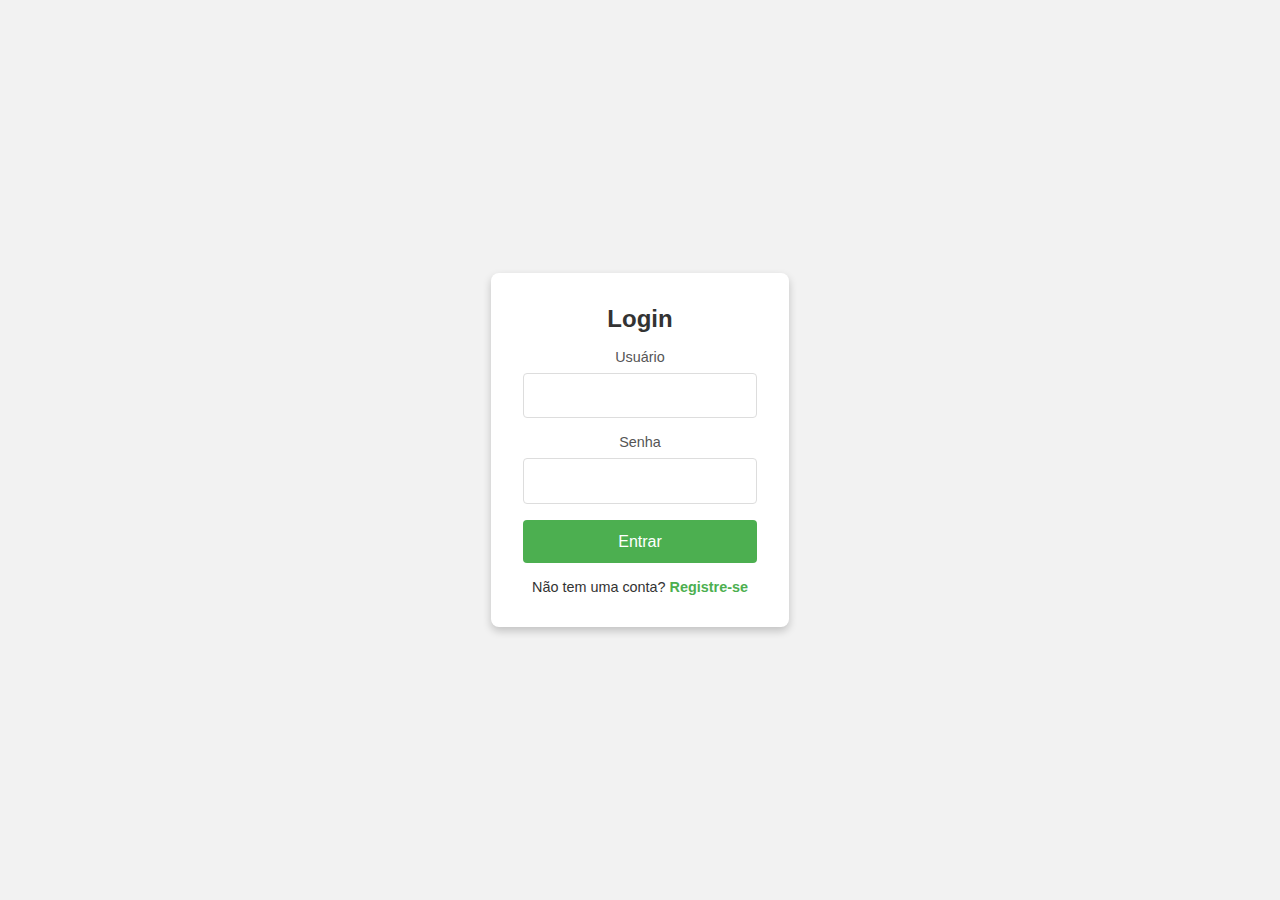
<file: index.html>
<!DOCTYPE html>
<html lang="pt-BR">
<head>
    <meta charset="UTF-8">
    <meta name="viewport" content="width=device-width, initial-scale=1.0">
    <title>Login</title>
    <link rel="stylesheet" href="css/home.css">
    <script src="js/Login.js" defer></script>
</head>
<body>

<div class="login-container">
    <h2>Login</h2>
    <form id="loginForm">
        <div class="form-group">
            <label for="username">Usuário</label>
            <input type="text" id="username" name="username" required>
        </div>
        <div class="form-group">
            <label for="password">Senha</label>
            <input type="password" id="password" name="password" required>
        </div>
        <button type="submit" class="submit-btn">Entrar</button>
    </form>
    <p class="register-link">
        Não tem uma conta? <a href="./register.html">Registre-se</a>
    </p>
</div>

</body>
</html>
</file>
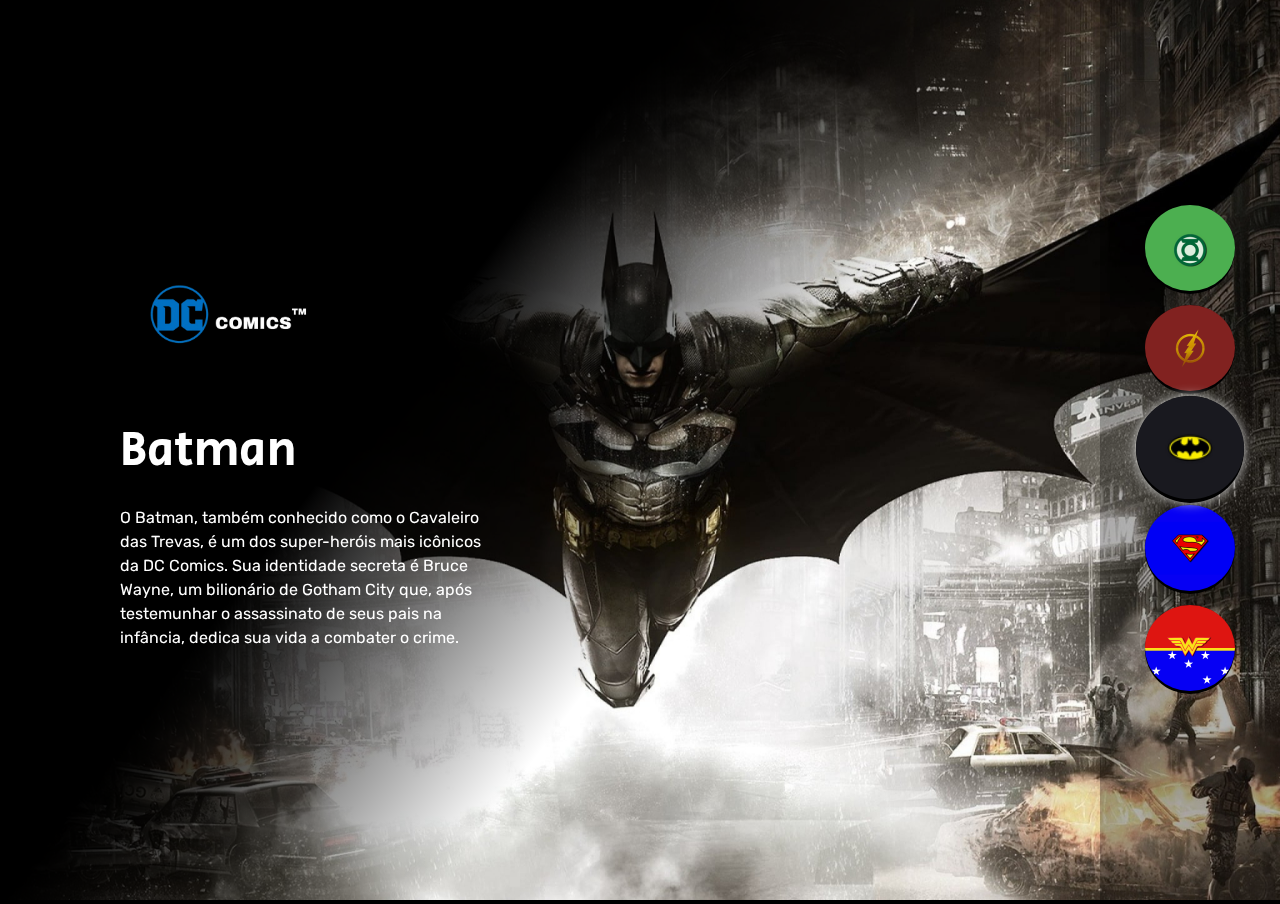
<file: dc.html>
<!DOCTYPE html>
<html lang="pt-BR">
	<head>
		<meta charset="UTF-8" />
		<meta name="viewport" content="width=device-width, initial-scale=1.0" />

		<link rel="preconnect" href="https://fonts.googleapis.com" />
		<link rel="preconnect" href="https://fonts.gstatic.com" crossorigin />
		<link href="https://fonts.googleapis.com/css2?family=Rubik&family=Secular+One&display=swap" rel="stylesheet" />

		<link rel="stylesheet" href="css/dc.css" />
		<link rel="stylesheet" href="css/responsivoDC.css" />
		<link rel="stylesheet" href="css/reset.css" />

		<title>DC Heroes</title>
	</head>

	<body>
		<main class="personagens">
			<div class="personagem">
				<img class="imagem" src="imagens/personagem-lanterna-verde.jpg" alt="Personagem Lanterna Verde" />
				<div class="conteudo">
					<i class="logo"></i>
					<h2 class="nome-personagem">Lanterna Verde</h2>
					<p class="descricao">O Lanterna Verde é um super-herói do universo da DC Comics, parte de uma força policial intergaláctica chamada Tropa dos Lanternas Verdes. Cada membro da tropa é escolhido por sua capacidade de superar o medo e recebe um anel de poder, um artefato que pode criar construções de energia pura controladas pela força de vontade do usuário.</p>
				</div>
			</div>

			<div class="personagem">
				<img class="imagem" src="imagens/personagem-flash.jpg" alt="Personagem Flash" />
				<div class="conteudo">
					<i class="logo"></i>
					<h2 class="nome-personagem">Flash</h2>
					<p class="descricao">O Flash é um dos super-heróis mais icônicos da DC Comics, conhecido como o "Homem Mais Rápido do Mundo". Ele possui a habilidade de correr em velocidades sobre-humanas, graças à conexão com a Força de Aceleração, uma energia extradimensional que lhe confere seus poderes.</p>
				</div>
			</div>

			<div class="personagem selecionado">
				<img class="imagem" src="imagens/personagem-batman.jpg" alt="Personagem Batman" />
				<div class="conteudo">
					<i class="logo"></i>
					<h2 class="nome-personagem">Batman</h2>
					<p class="descricao">O Batman, também conhecido como o Cavaleiro das Trevas, é um dos super-heróis mais icônicos da DC Comics. Sua identidade secreta é Bruce Wayne, um bilionário de Gotham City que, após testemunhar o assassinato de seus pais na infância, dedica sua vida a combater o crime.</p>
				</div>
			</div>

			<div class="personagem">

				<img class="imagem" src="imagens/personagem-superman.jpg" alt="Personagem Superman" />
				<div class="conteudo">
					<i class="logo"></i>
					<h2 class="nome-personagem">Superman</h2>
					<p class="descricao">O Superman, também conhecido como o Homem de Aço, é um dos super-heróis mais icônicos e pioneiros dos quadrinhos, criado pela DC Comics. Sua identidade secreta é Clark Kent, um repórter do Planeta Diário. Nascido como Kal-El no planeta Krypton, ele foi enviado à Terra ainda bebê antes da destruição de seu mundo natal.</p>
				</div>
			</div>

			<div class="personagem">
				<img class="imagem" src="imagens/personagem-mulher-maravilha.jpg" alt="Personagem Mulher Maravilha" />
				<div class="conteudo">
					<i class="logo"></i>
					<h2 class="nome-personagem">Mulher Maravilha</h2>
					<p class="descricao">A Mulher-Maravilha, também conhecida como Diana Prince, é uma das super-heroínas mais icônicas da DC Comics e um símbolo de força e igualdade. Diana é uma princesa das Amazonas, uma sociedade de mulheres guerreiras na mítica ilha de Themyscira, criada pelos deuses gregos.</p>
				</div>
			</div>
		</main>
		<ul class="botoes">
			<li>
				<button class="botao">
					<img src="imagens/logo-lanterna-verde.png" alt="Lanterna Verde" />
				</button>
			</li>
			<li>
				<button class="botao">
					<img src="imagens/logo-flash.png" alt="Flash" />
				</button>
			</li>
			<li>
				<button class="botao selecionado">
					<img src="imagens/logo-batman.png" alt="Batman" />
				</button>
			</li>
			<li>
				<button class="botao">
					<img src="imagens/logo-superman.png" alt="Superman" />
				</button>
			</li>
			<li>
				<button class="botao">
					<img src="imagens/logo-wonder-woman.png" alt="Mulher Maravilha" />
				</button>
			</li>
		</ul>

		<script src="js/Personagens.js"></script>
	</body>
</html>
</file>
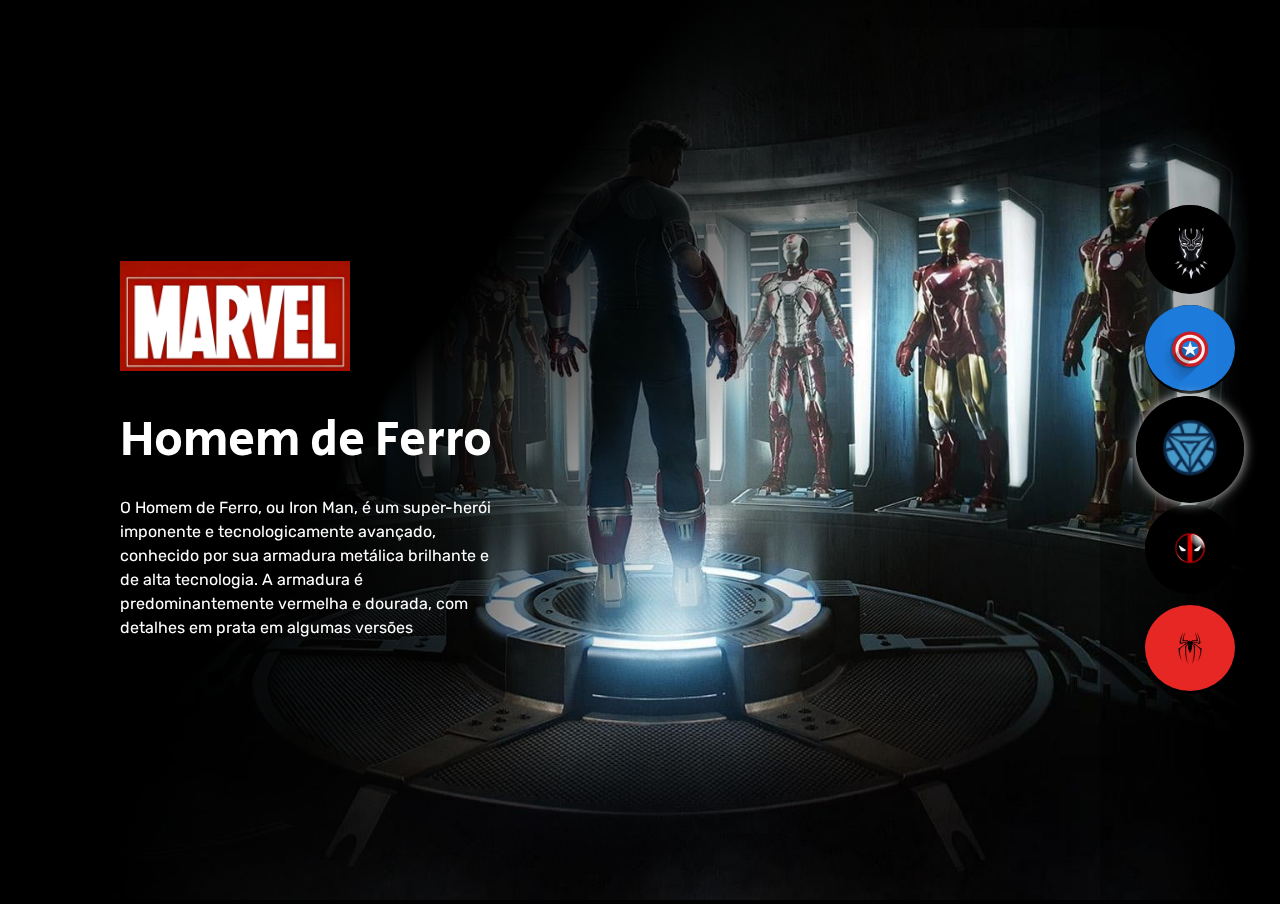
<file: marvel.html>
<!DOCTYPE html>
<html lang="pt-BR">
	<head>
		<meta charset="UTF-8" />
		<meta name="viewport" content="width=device-width, initial-scale=1.0" />

		<link rel="preconnect" href="https://fonts.googleapis.com" />
		<link rel="preconnect" href="https://fonts.gstatic.com" crossorigin />
		<link href="https://fonts.googleapis.com/css2?family=Rubik&family=Secular+One&display=swap" rel="stylesheet" />

		<link rel="stylesheet" href="css/reset.css" />
		<link rel="stylesheet" href="css/estilos.css" />
		<link rel="stylesheet" href="css/responsivoMarvel.css" />

		<title>Marvel Heroes</title>
	</head>

	<body>
		<main class="personagens">
			<div class="personagem">
				<img class="imagem" src="imagens/personagem-black-panther.jpg" alt="Personagem Black Panther" />
				<div class="conteudo">
					<i class="logo"></i>
					<h2 class="nome-personagem">Black Panther</h2>
					<p class="descricao">O Pantera Negra, ou Black Panther, é um super-herói majestoso e poderoso, conhecido por seu traje completamente preto e elegante, que reflete sua identidade como o protetor de Wakanda. O traje é feito de vibranium, combinando tecnologia avançada e tradição africana. Ele é adornado com detalhes sutis em prata ou roxo brilhante, que evocam as energias do vibranium ou o estilo tribal de Wakanda.</p>
				</div>
			</div>

			<div class="personagem">
				<img class="imagem" src="imagens/personagem-capitao-america.png" alt="Personagem Capitão América" />
				<div class="conteudo">
					<i class="logo"></i>
					<h2 class="nome-personagem">Capitão América</h2>
					<p class="descricao">O Capitão América é um super-herói icônico, conhecido por seu uniforme azul com detalhes vermelhos e brancos, simbolizando a bandeira dos Estados Unidos. Ele veste uma máscara azul que cobre a parte superior do rosto, deixando o queixo e os olhos visíveis, com uma grande letra "A" na testa. No peito, ostenta uma estrela branca no centro, representando seu papel como símbolo de justiça e liberdade.</p>
				</div>
			</div>

			<div class="personagem selecionado">
				<img class="imagem" src="imagens/personagem-iron-man.jpg" alt="Personagem Ironman" />
				<div class="conteudo">
					<i class="logo"></i>
					<h2 class="nome-personagem">Homem de Ferro</h2>
					<p class="descricao">O Homem de Ferro, ou Iron Man, é um super-herói imponente e tecnologicamente avançado, conhecido por sua armadura metálica brilhante e de alta tecnologia. A armadura é predominantemente vermelha e dourada, com detalhes em prata em algumas versões</p>
				</div>
			</div>

			<div class="personagem">

				<img class="imagem" src="imagens/personagem-deadpool.jpg" alt="Personagem Deadpool" />
				<div class="conteudo">
					<i class="logo"></i>
					<h2 class="nome-personagem">Deadpool</h2>
					<p class="descricao">Deadpool é um anti-herói irreverente e único, conhecido tanto por sua aparência distinta quanto por sua personalidade sarcástica e humor peculiar, ele carrega uma variedade de armas, seu comportamento é marcado por uma mistura de imprevisibilidade e habilidades de combate formidáveis, já que ele combina força, agilidade e um fator de cura quase indestrutível.</p>
				</div>
			</div>

			<div class="personagem">
				<img class="imagem" src="imagens/personagem-spider-man.jpg" alt="Personagem Spiderman" />
				<div class="conteudo">
					<i class="logo"></i>
					<h2 class="nome-personagem">Spiderman</h2>
					<p class="descricao">O Homem-Aranha, ou Spider-Man, é um super-herói ágil e icônico, conhecido por seu traje vermelho e azul que cobre todo o corpo. O design do traje inclui um padrão de teias pretas no torso, nos braços e na máscara, com um grande emblema de uma aranha negra estampada no centro do peito. Seus olhos, destacados na máscara, são brancos e grandes, expressivos mesmo sem pupilas visíveis.</p>
				</div>
			</div>
		</main>
		<ul class="botoes">
			<li>
				<button class="botao">
					<img src="imagens/logo-black-panther.png" alt="Black Panther" />
				</button>
			</li>
			<li>
				<button class="botao">
					<img src="imagens/logo-capitao-america.png" alt="Capitão América" />
				</button>
			</li>
			<li>
				<button class="botao selecionado">
					<img src="imagens/logo-iron-man.png" alt="Iron Man" />
				</button>
			</li>
			<li>
				<button class="botao">
					<img src="imagens/logo-deadpool.png" alt="Deadpool" />
				</button>
			</li>
			<li>
				<button class="botao">
					<img src="imagens/logo-spider-man.png" alt="Spider Man" />
				</button>
			</li>
		</ul>

		<script src="js/Personagens.js"></script>
	</body>
</html>
</file>
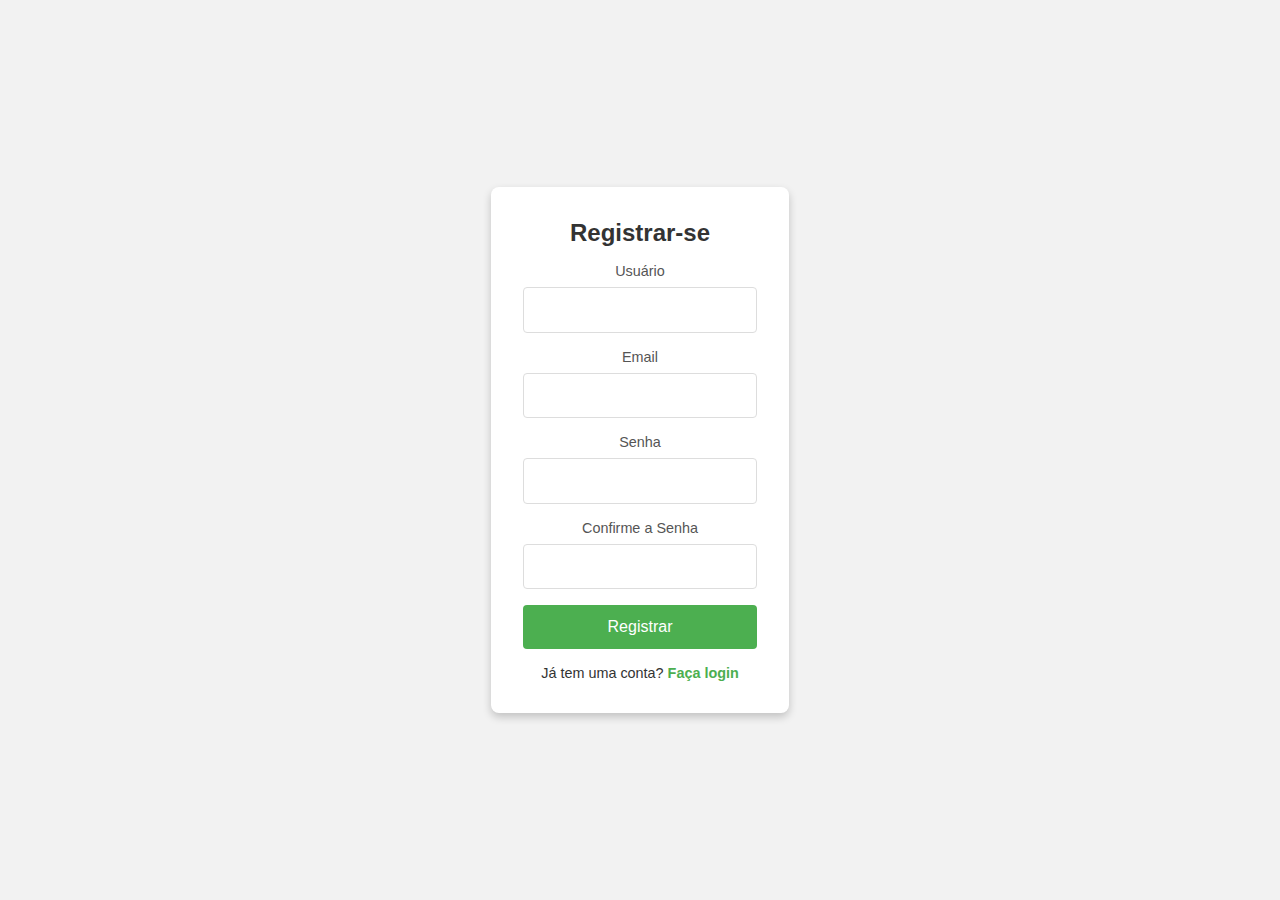
<file: register.html>
<!DOCTYPE html>
<html lang="pt-BR">
<head>
    <meta charset="UTF-8">
    <meta name="viewport" content="width=device-width, initial-scale=1.0">
    <title>Registro</title>
    <link rel="stylesheet" href="css/register.css">
    <script src="js/Register.js" defer></script>
</head>
<body>

<div class="register-container">
    <h2>Registrar-se</h2>
    <form id="registerForm">
        <div class="form-group">
            <label for="username">Usuário</label>
            <input type="text" id="username" name="username" required>
        </div>
        <div class="form-group">
            <label for="email">Email</label>
            <input type="email" id="email" name="email" required>
        </div>
        <div class="form-group">
            <label for="password">Senha</label>
            <input type="password" id="password" name="password" required>
        </div>
        <div class="form-group">
            <label for="confirmPassword">Confirme a Senha</label>
            <input type="password" id="confirmPassword" name="confirmPassword" required>
        </div>
        <button type="submit" class="submit-btn">Registrar</button>
    </form>
    <p class="login-link">
        Já tem uma conta? <a href="./index.html">Faça login</a>
    </p>
</div>

</body>
</html>
</file>
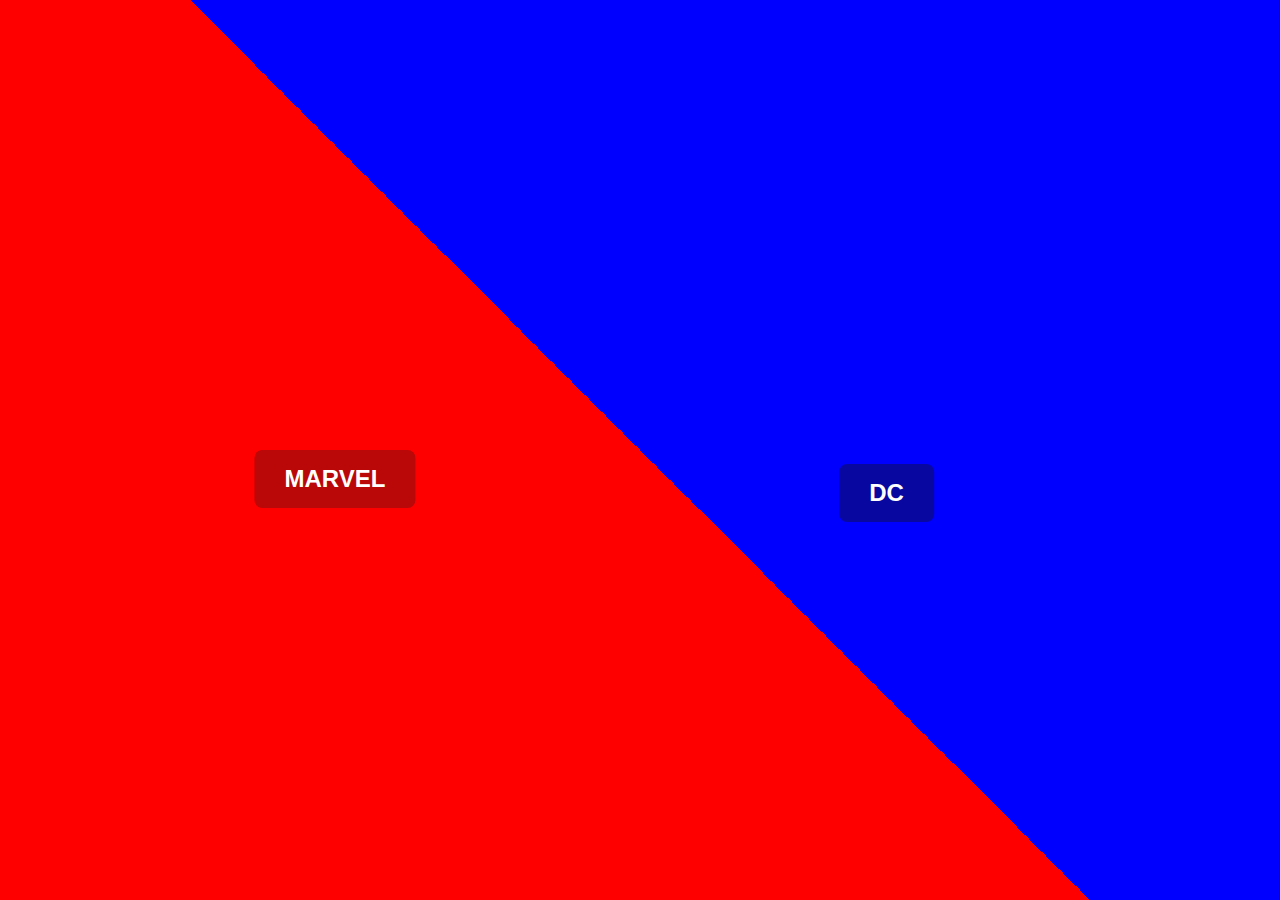
<file: selecao.html>
<!DOCTYPE html>
<html lang="en">
  <head>
    <meta charset="UTF-8" />
    <meta name="viewport" content="width=device-width, initial-scale=1.0" />
    <title>Seleção</title>
    <link rel="stylesheet" href="./css/selecao.css" />
  </head>
  <body>
    <div>
      <a href="./marvel.html" class="marvel"><button class="bnt">MARVEL</button></a>
    </div>
    <div>
      <a href="./dc.html" class="dc"><button class="bnt">DC</button></a>
    </div>
  </body>
</html>
</file>
<file: css/home.css>
* {
    box-sizing: border-box;
    margin: 0;
    padding: 0;
    font-family: Arial, sans-serif;
}

body, html {
    height: 100%;
    display: flex;
    justify-content: center;
    align-items: center;
    background-color: #f2f2f2;
    margin: 0;
}

.login-container {
    width: 100%;
    max-width: 400px;
    padding: 2rem;
    background-color: #ffffff;
    border-radius: 8px;
    box-shadow: 0 4px 8px rgba(0, 0, 0, 0.2);
    text-align: center;
}

.login-container h2 {
    margin-bottom: 1rem;
    color: #333;
}

.form-group {
    margin-bottom: 1rem;
}

.form-group label {
    display: block;
    margin-bottom: 0.5rem;
    color: #555;
    font-size: 0.9rem;
}

.form-group input {
    width: 100%;
    padding: 0.8rem;
    border: 1px solid #ddd;
    border-radius: 4px;
    font-size: 1rem;
}

.submit-btn {
    width: 100%;
    padding: 0.8rem;
    border: none;
    border-radius: 4px;
    background-color: #4CAF50;
    color: white;
    font-size: 1rem;
    cursor: pointer;
    transition: background-color 0.3s;
}

.submit-btn:hover {
    background-color: #45a049;
}

.register-link {
    margin-top: 1rem;
    font-size: 0.9rem;
    color: #333;
}

.register-link a {
    color: #4CAF50;
    text-decoration: none;
    font-weight: bold;
    transition: color 0.3s;
}

.register-link a:hover {
    color: #45a049;
}

/* Responsividade para telas menores */
@media (max-width: 400px) {
    .login-container {
        padding: 1.5rem;
    }

    .form-group input, .submit-btn {
        font-size: 0.9rem;
        padding: 0.9rem;
    }
}
</file>
<file: css/dc.css>
body {
    background-color: #000000;
    overflow: hidden;
}

main::after {
    content: "";
    position: fixed;
    top: 0;
    left: 0;
    min-height: 100vh;
    width: 80vw;

    background: linear-gradient(-233deg, #000 40%, rgba(0, 0, 0, 0) 65%) no-repeat;
}

main .personagem {
    display: none;
    height: 100vh;
}

main .personagem.selecionado {
    display: block;
}

main .personagem .imagem {
    width: 100%;
    height: 100%;
    object-fit: cover;
}

.conteudo {
    position: absolute;
    top: 0;
    left: 120px;
    display: flex;
    flex-direction: column;
    justify-content: center;
    min-height: 100vh;
    max-width: 380px;
    z-index: 1;
}

.conteudo .nome-personagem {
    color: #ffffff;
    font-size: 48px;
    font-family: "Secular One";
    font-weight: 400;
    margin-bottom: 20px;
}

.conteudo .descricao {
    color: #ffffff;
    font-family: "Rubik";
    line-height: 24px;
}

.conteudo .logo {
    background-image: url("../imagens/logo-dc.png");
    background-size: cover;
    height: 130px;
    width: 230px;
    margin-bottom: 35px;
}

.botoes {
    position: fixed;
    top: 0;
    right: 0;
    display: flex;
    flex-direction: column;
    min-height: 100vh;
    width: 180px;
    justify-content: center;
    align-items: center;
    gap: 10px;
    background-color: rgba(0, 0, 0, 0.3);
}

.botoes .botao {
    border: none;
    background: #000000;
    cursor: pointer;
    border-radius: 50%;
}

.botoes .botao img {
    border-radius: 50%;
}

.botoes .botao.selecionado {
    transform: scale(1.2);
    box-shadow: 0 0 10px #D9D9D9;
}

/*Responsivo ainda precisa ser terminado*/
</file>
<file: css/responsivoDC.css>
@media (max-width: 769px) {
    main::after {
        background: linear-gradient(0deg, #000 20%, rgba(0, 0, 0, 0.00) 65%) no-repeat;
        width: 100vw;
    }

    main .personagem .imagem {
        height: 30%;
    }

    .conteudo {
        justify-content: flex-end;
        left: 0;
        top: -30%;
        max-width: 100vw;
        padding: 30px;
    }

    .conteudo .nome-personagem {
        font-size: 36px;
    }

    .conteudo .descricao {
        max-width: 520px;
    }

    .botoes {
        flex-direction: row;
        align-items: flex-end;
        width: 100%;
        padding: 80px;
    }

    .botoes .botao img {
        max-width: 70px;
    }
}

@media (max-width: 425px) {
    main .personagem .imagem {
        height: auto;
    }

    .conteudo .logo {
        width: 135px;
        height: 69px;
        
    }

    .conteudo {
        top: -25%;
    }

    .conteudo .nome-personagem {
        font-size: 28px;
    }

    .botoes {
        padding: 28px;
        top: -10%;
    }

    .botoes .botao img {
        max-width: 50px;
    }
}
</file>
<file: css/estilos.css>
body {
    background-color: #000000;
    overflow: hidden;
}

main::after {
    content: "";
    position: fixed;
    top: 0;
    left: 0;
    min-height: 100vh;
    width: 80vw;

    background: linear-gradient(-233deg, #000 40%, rgba(0, 0, 0, 0) 65%) no-repeat;
}

main .personagem {
    display: none;
    height: 100vh;
}

main .personagem.selecionado {
    display: block;
}

main .personagem .imagem {
    width: 100%;
    height: 100%;
    object-fit: cover;
}

.conteudo {
    position: absolute;
    top: 0;
    left: 120px;
    display: flex;
    flex-direction: column;
    justify-content: center;
    min-height: 100vh;
    max-width: 380px;
    z-index: 1;
}

.conteudo .nome-personagem {
    color: #ffffff;
    font-size: 48px;
    font-family: "Secular One";
    font-weight: 400;
    margin-bottom: 20px;
}

.conteudo .descricao {
    color: #ffffff;
    font-family: "Rubik";
    line-height: 24px;
}

.conteudo .logo {
    background-image: url("../imagens/marvel-logo.png");
    background-size: cover;
    height: 110px;
    width: 230px;
    margin-bottom: 35px;
}

.botoes {
    position: fixed;
    top: 0;
    right: 0;
    display: flex;
    flex-direction: column;
    min-height: 100vh;
    width: 180px;
    justify-content: center;
    align-items: center;
    gap: 10px;
    background-color: rgba(0, 0, 0, 0.3);
}

.botoes .botao {
    border: none;
    background: #000000;
    cursor: pointer;
    border-radius: 50%;
}

.botoes .botao img {
    border-radius: 50%;
}

.botoes .botao.selecionado {
    transform: scale(1.2);
    box-shadow: 0 0 10px #D9D9D9;
}
</file>
<file: css/responsivoMarvel.css>
@media (max-width: 769px) {
    main::after {
        background: linear-gradient(0deg, #000 20%, rgba(0, 0, 0, 0.00) 65%) no-repeat;
        width: 100vw;
    }

    main .personagem .imagem {
        height: 40%;
    }

    .conteudo {
        justify-content: flex-end;
        left: 0;
        top: -20%;
        max-width: 100vw;
        padding: 30px;
    }

    .conteudo .nome-personagem {
        font-size: 36px;
    }

    .conteudo .descricao {
        max-width: 500px;
    }

    .botoes {
        flex-direction: row;
        align-items: flex-end;
        width: 100%;
        padding: 55px;
    }

    .botoes .botao img {
        max-width: 70px;
    }
}

@media (max-width: 425px) {
    main .personagem .imagem {
        height: auto;
    }

    .conteudo .logo {
        width: 135px;
        height: 65px;
        
    }

    .conteudo {
        top: -25%;
    }

    .conteudo .nome-personagem {
        font-size: 24px;
    }

    .botoes {
        padding: 25px;
        top: -10%;
    }

    .botoes .botao img {
        max-width: 45px;
    }
}
/*Responsivo ainda irei melhorar*/
</file>
<file: css/register.css>
* {
    box-sizing: border-box;
    margin: 0;
    padding: 0;
    font-family: Arial, sans-serif;
}

body, html {
    height: 100%;
    display: flex;
    justify-content: center;
    align-items: center;
    background-color: #f2f2f2;
    margin: 0;
}

.register-container {
    width: 100%;
    max-width: 400px;
    padding: 2rem;
    background-color: #ffffff;
    border-radius: 8px;
    box-shadow: 0 4px 8px rgba(0, 0, 0, 0.2);
    text-align: center;
}

.register-container h2 {
    margin-bottom: 1rem;
    color: #333;
}

.form-group {
    margin-bottom: 1rem;
}

.form-group label {
    display: block;
    margin-bottom: 0.5rem;
    color: #555;
    font-size: 0.9rem;
}

.form-group input {
    width: 100%;
    padding: 0.8rem;
    border: 1px solid #ddd;
    border-radius: 4px;
    font-size: 1rem;
}

.submit-btn {
    width: 100%;
    padding: 0.8rem;
    border: none;
    border-radius: 4px;
    background-color: #4CAF50;
    color: white;
    font-size: 1rem;
    cursor: pointer;
    transition: background-color 0.3s;
}

.submit-btn:hover {
    background-color: #45a049;
}

.login-link {
    margin-top: 1rem;
    font-size: 0.9rem;
    color: #333;
}

.login-link a {
    color: #4CAF50;
    text-decoration: none;
    font-weight: bold;
    transition: color 0.3s;
}

.login-link a:hover {
    color: #45a049;
}

/* Responsividade para telas menores */
@media (max-width: 400px) {
    .register-container {
        padding: 1.5rem;
    }

    .form-group input, .submit-btn {
        font-size: 0.9rem;
        padding: 0.6rem;
    }
}
</file>
<file: css/selecao.css>
* {
    margin: 0;
    padding: 0;
    box-sizing: border-box;
}

body {
    width: 100%;
    height: 100%;
    font-family: Arial, sans-serif;
    display: flex;
    align-items: center;
    justify-content: center;
    height: 100vh;
    background: linear-gradient(45deg, #ff0000 50%, #0000ff 50%);
    position: relative; /* Necessário para usar posicionamento absoluto nos botões */
}

/* Botões */
.bnt {
    padding: 15px 30px;
    border: none;
    border-radius: 8px;
    font-size: 1.5em;
    font-weight: bold;
    cursor: pointer;
    color: white;
    text-decoration: none;
    transition: background-color 0.3s;
    position: absolute; /* Posicionamento absoluto para cada botão */
}

/* Botão Marvel */
.marvel .bnt {
    background-color: rgba(157, 10, 10, 0.7);
    top: 50%; /* Posição inicial do botão Marvel */
    right: 60%;
    transform: translateX(-60%);
}

.marvel .bnt:hover {
    background-color: rgb(170, 7, 7);
}

/* Botão DC */
.dc .bnt {
    background-color: rgba(8, 8, 159, 0.986);
    bottom: 42%; /* Posição inicial do botão DC */
    left: 70%;
    transform: translateX(-60%);
}

.dc .bnt:hover {
    background-color: rgb(27, 27, 129);
}

/* Responsividade */
@media (max-width: 480px) {
    /* Ajustes para telas de smartphones em modo retrato */
    body {
        background: linear-gradient(135deg, #ff0000 50%, #0000ff 50%); /* Gradiente ajustado para telas menores */
    }

    .marvel .bnt {
        top: 20%; /* Coloca o botão Marvel na parte vermelha */
        right: 20%;
        transform: translateX(-50%); /* Centraliza horizontalmente */
        font-size: 2em;
    }

    .dc .bnt {
        bottom: 10%; /* Coloca o botão DC na parte azul */
        left: 60%;
        transform: translateX(-50%); /* Centraliza horizontalmente */
        font-size: 3em;
    }
}
</file>
